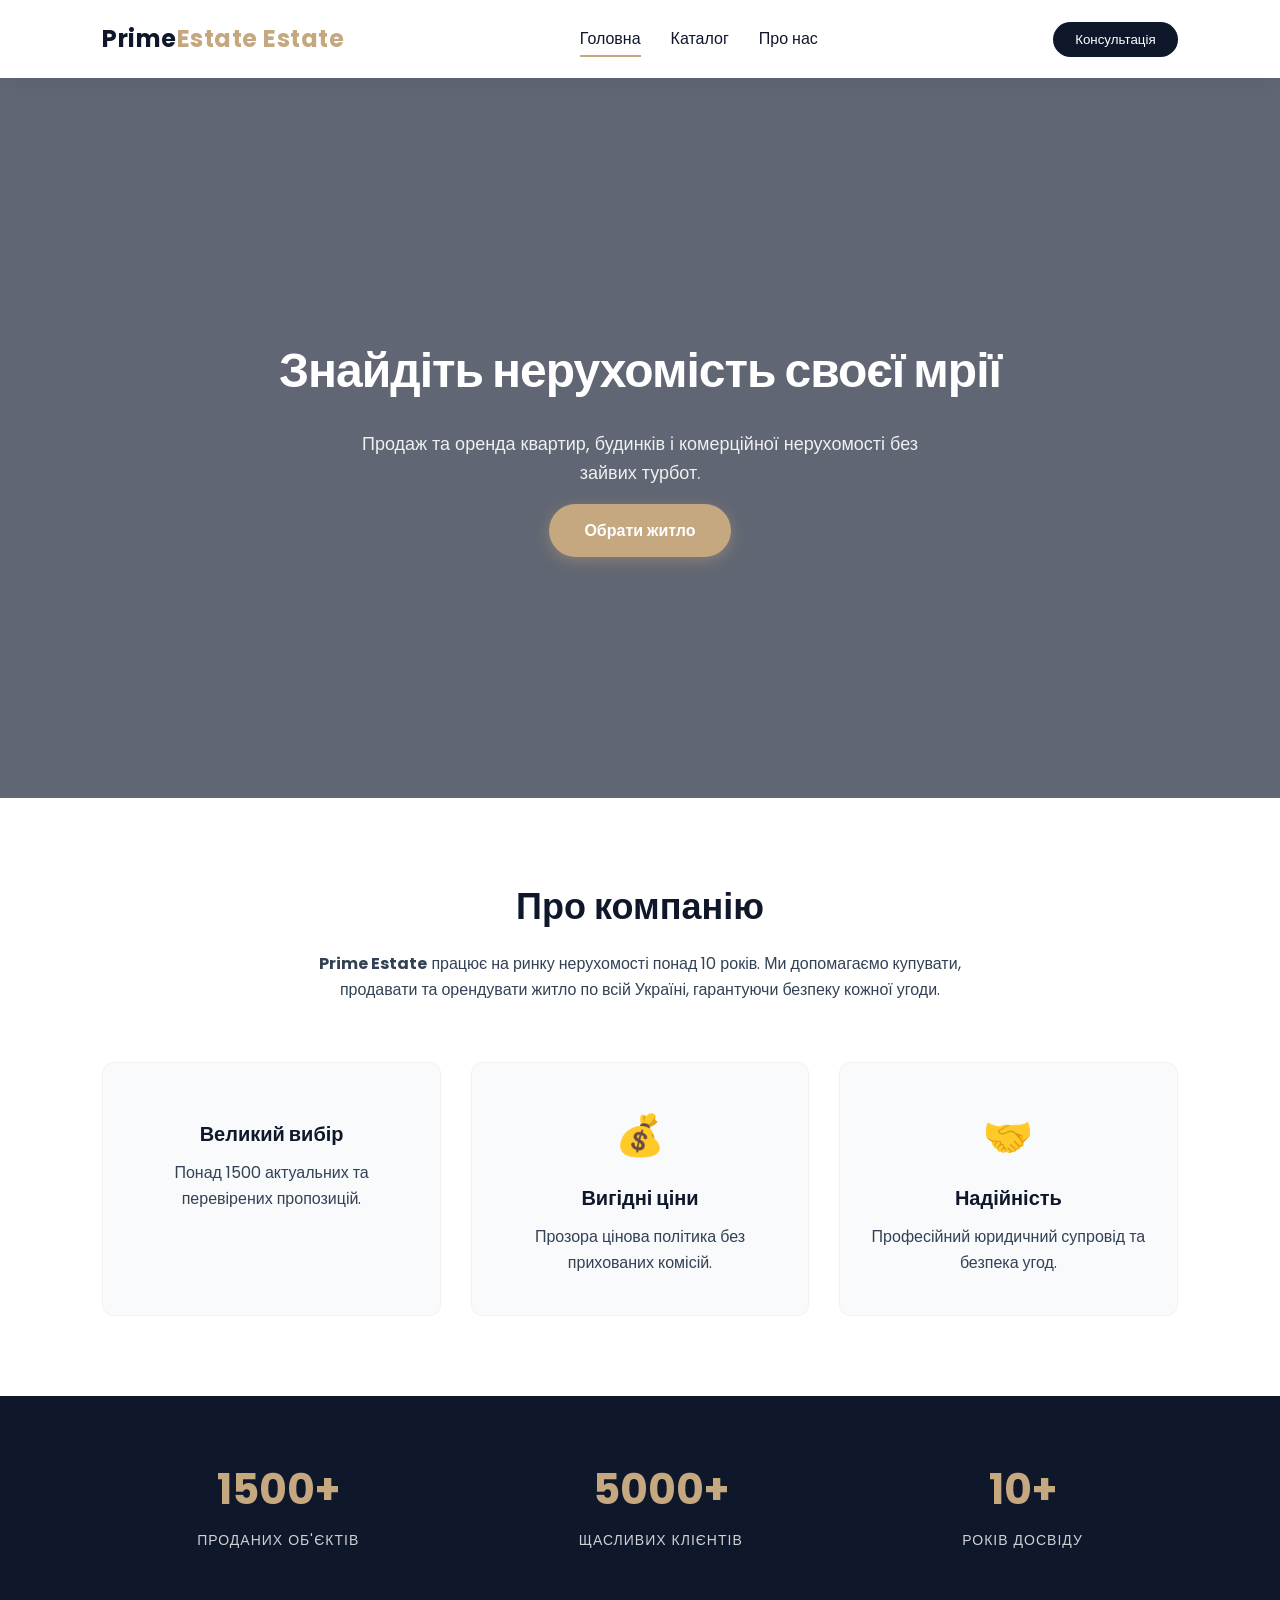
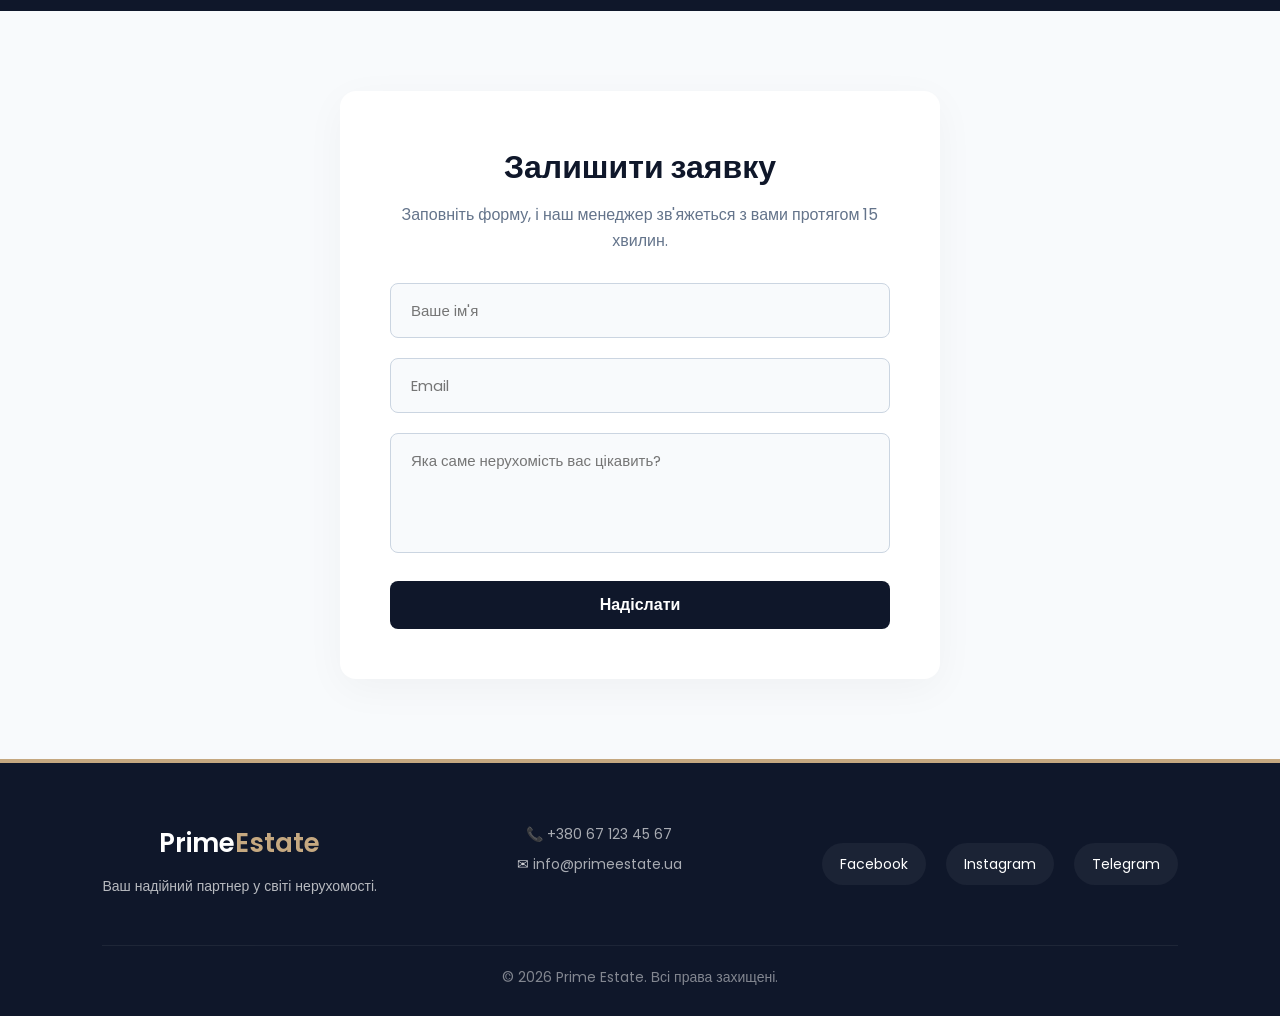
<file: index.html>
<!DOCTYPE html>
<html lang="uk">

<head>
    <meta charset="UTF-8">
    <meta name="viewport" content="width=device-width, initial-scale=1.0">
    <title>Prime Estate | Елітна нерухомість в Україні</title>

    <link rel="stylesheet" href="./style.css">

    <link rel="preconnect" href="https://fonts.googleapis.com">
    <link rel="preconnect" href="https://fonts.gstatic.com" crossorigin>
    <link href="https://fonts.googleapis.com/css2?family=Poppins:wght@300;400;500;600;700&display=swap" rel="stylesheet">
</head>

<body>

    <header class="header">
        <div class="logo">Prime<span>Estate</span></div>

        <nav class="nav">
            <a href="index.html" class="active">Головна</a>
            <a href="catalog.html">Каталог</a>
            <a href="#about">Про нас</a>
        </nav>

        <div class="header-buttons">
            <button class="consult-btn" onclick="scrollToSection('contact')">
                Консультація
            </button>

            <!-- <button class="cart-btn" onclick="showCart()">
                Заявки <span id="cartCount">0</span>
            </button> -->
        </div>
    </header>

    <main>
        <section id="home" class="hero">
            <div class="hero-content">
                <h1>Знайдіть нерухомість своєї мрії</h1>
                <p>Продаж та оренда квартир, будинків і комерційної нерухомості без зайвих турбот.</p>
                <a class="cta-btn" href="./catalog.html">Обрати житло</a>
            </div>
        </section>

        <section id="about" class="about">
            <div class="container">
                <div class="about-text">
                    <h2>Про компанію</h2>
                    <p>
                        <strong>Prime Estate</strong> працює на ринку нерухомості понад 10 років. 
                        Ми допомагаємо купувати, продавати та орендувати житло по всій Україні, гарантуючи безпеку кожної угоди.
                    </p>
                </div>

                <div class="features">
                    <div class="feature-card">
                        <div class="icon"></div>
                        <h3>Великий вибір</h3>
                        <p>Понад 1500 актуальних та перевірених пропозицій.</p>
                    </div>

                    <div class="feature-card">
                        <div class="icon">💰</div>
                        <h3>Вигідні ціни</h3>
                        <p>Прозора цінова політика без прихованих комісій.</p>
                    </div>

                    <div class="feature-card">
                        <div class="icon">🤝</div>
                        <h3>Надійність</h3>
                        <p>Професійний юридичний супровід та безпека угод.</p>
                    </div>
                </div>
            </div>
        </section>

        <section class="stats">
            <div class="stats-container">
                <div class="stat-item">
                    <h3>1500+</h3>
                    <p>Проданих об'єктів</p>
                </div>

                <div class="stat-item">
                    <h3>5000+</h3>
                    <p>Щасливих клієнтів</p>
                </div>

                <div class="stat-item">
                    <h3>10+</h3>
                    <p>Років досвіду</p>
                </div>
            </div>
        </section>

        <section id="contact" class="contact">
            <div class="contact-box">
                <h2>Залишити заявку</h2>
                <p>Заповніть форму, і наш менеджер зв'яжеться з вами протягом 15 хвилин.</p>
                
                <form id="contactForm" onsubmit="handleFormSubmit(event)">
                    <div class="input-group">
                        <input type="text" id="name" placeholder="Ваше ім'я" required>
                    </div>
                    <div class="input-group">
                        <input type="email" id="email" placeholder="Email" required>
                    </div>
                    <div class="input-group">
                        <textarea id="message" placeholder="Яка саме нерухомість вас цікавить?" required></textarea>
                    </div>
                    <button type="submit" class="submit-btn">Надіслати</button>
                </form>
            </div>
        </section>
    </main>

    <footer class="footer">
        <div class="footer-container">
            <div class="footer-brand">
                <h3>Prime<span>Estate</span></h3>
                <p>Ваш надійний партнер у світі нерухомості.</p>
            </div>
            <div class="footer-contacts">
                <p>📞 <a href="tel:+380671234567">+380 67 123 45 67</a></p>
                <p>✉ <a href="mailto:info@primeestate.ua">info@primeestate.ua</a></p>
            </div>
            <div class="socials">
                <a href="#" aria-label="Facebook">Facebook</a>
                <a href="#" aria-label="Instagram">Instagram</a>
                <a href="#" aria-label="Telegram">Telegram</a>
            </div>
        </div>
        <div class="footer-bottom">
            <p>&copy; 2026 Prime Estate. Всі права захищені.</p>
        </div>
    </footer>

    <script src="script.js"></script>
</body>

</html>
</file>
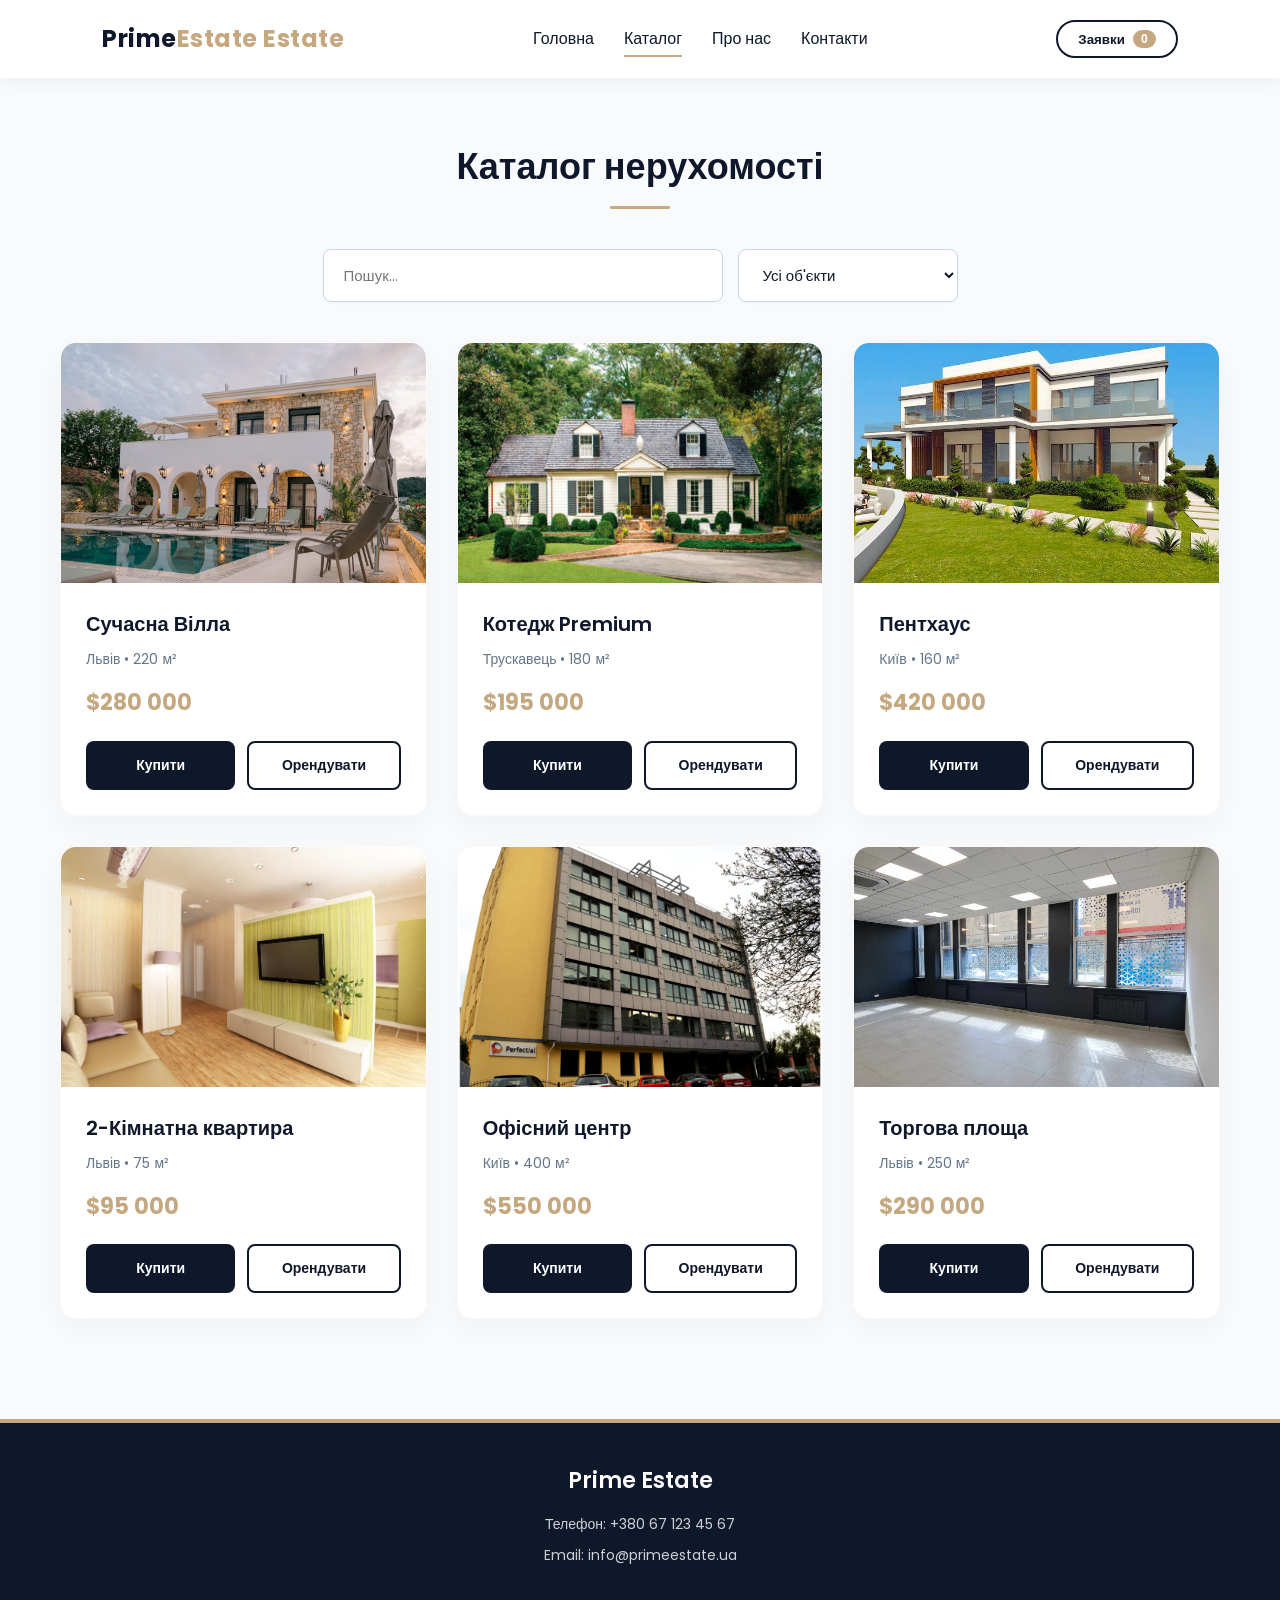
<file: catalog.html>
<!DOCTYPE html>
<html lang="uk">

<head>
    <meta charset="UTF-8">
    <meta name="viewport" content="width=device-width, initial-scale=1.0">
    <title>Каталог | Prime Estate</title>

    <link rel="stylesheet" href="style.css">

    <link rel="preconnect" href="https://fonts.googleapis.com">
    <link href="https://fonts.googleapis.com/css2?family=Poppins:wght@300;400;500;600;700&display=swap"
        rel="stylesheet">
</head>

<body>

    <header class="header">
        <div class="logo">Prime<span>Estate</span></div>

        <nav class="nav">
            <a href="index.html">Головна</a>
            <a href="catalog.html" class="active">Каталог</a>
            <a href="index.html#about">Про нас</a>
            <a href="index.html#contact">Контакти</a>
        </nav>

        <div class="header-buttons">
            <button class="cart-btn" onclick="showCart()">
                Заявки <span id="cartCount">0</span>
            </button>
        </div>
    </header>


    <section class="catalog">

        <h2>Каталог нерухомості</h2>

        <div class="filters">

            <input type="text" id="search" placeholder="Пошук..." onkeyup="searchProperties()">

            <select id="filterType" onchange="filterProperties()">
                <option value="all">Усі об'єкти</option>
                <option value="house">Будинки</option>
                <option value="apartment">Квартири</option>
                <option value="commercial">Комерційна</option>
            </select>

        </div>

        <div class="cards">

            <div class="card house">

                <img src="./images/villa.avif">

                <div class="card-content">

                    <h3>Сучасна Вілла</h3>

                    <p>Львів • 220 м²</p>

                    <div class="price">$280 000</div>

                    <div class="card-buttons">

                        <button onclick="buyProperty('Сучасна Вілла')">
                            Купити
                        </button>

                        <button class="rent-btn" onclick="rentProperty('Сучасна Вілла')">
                            Орендувати
                        </button>

                    </div>

                </div>

            </div>

            <!-- Будинок -->

            <div class="card house">

                <img src="./images/cottage.jpg">

                <div class="card-content">

                    <h3>Котедж Premium</h3>

                    <p>Трускавець • 180 м²</p>

                    <div class="price">$195 000</div>

                    <div class="card-buttons">

                        <button onclick="buyProperty('Котедж Premium')">
                            Купити
                        </button>

                        <button class="rent-btn" onclick="rentProperty('Котедж Premium')">
                            Орендувати
                        </button>

                    </div>

                </div>

            </div>

            <!-- Квартира -->

            <div class="card apartment">

                <img src="./images/penthous.jpg">

                <div class="card-content">

                    <h3>Пентхаус</h3>

                    <p>Київ • 160 м²</p>

                    <div class="price">$420 000</div>

                    <div class="card-buttons">

                        <button onclick="buyProperty('Пентхаус')">
                            Купити
                        </button>

                        <button class="rent-btn" onclick="rentProperty('Пентхаус')">
                            Орендувати
                        </button>

                    </div>

                </div>

            </div>

            <!-- Квартира -->

            <div class="card apartment">

                <img src="./images/flat.jpg">

                <div class="card-content">

                    <h3>2-Кімнатна квартира</h3>

                    <p>Львів • 75 м²</p>

                    <div class="price">$95 000</div>

                    <div class="card-buttons">

                        <button onclick="buyProperty('2-Кімнатна квартира')">
                            Купити
                        </button>

                        <button class="rent-btn" onclick="rentProperty('2-Кімнатна квартира')">
                            Орендувати
                        </button>

                    </div>

                </div>

            </div>

            <!-- Комерційна -->

            <div class="card commercial">

                <img src="./images/office centre.jpg">

                <div class="card-content">

                    <h3>Офісний центр</h3>

                    <p>Київ • 400 м²</p>

                    <div class="price">$550 000</div>

                    <div class="card-buttons">

                        <button onclick="buyProperty('Офісний центр')">
                            Купити
                        </button>

                        <button class="rent-btn" onclick="rentProperty('Офісний центр')">
                            Орендувати
                        </button>

                    </div>

                </div>

            </div>

            <!-- Комерційна -->

            <div class="card commercial">

                <img src="./images/square.webp">

                <div class="card-content">

                    <h3>Торгова площа</h3>

                    <p>Львів • 250 м²</p>

                    <div class="price">$290 000</div>

                    <div class="card-buttons">

                        <button onclick="buyProperty('Торгова площа')">
                            Купити
                        </button>

                        <button class="rent-btn" onclick="rentProperty('Торгова площа')">
                            Орендувати
                        </button>

                    </div>

                </div>

            </div>

        </div>

        </div>

    </section>

    <footer>

        <h3>Prime Estate</h3>

        <p>Телефон: +380 67 123 45 67</p>

        <p>Email: info@primeestate.ua</p>

    </footer>

    <!-- cartModal -->
    <div id="cartModal" class="modal-overlay">
        <div class="modal-content">
            <!-- Вміст буде автоматично замінено вашою функцією showCart() -->
        </div>
    </div>

    <link rel="stylesheet" href="modal.css">

    <script src="script.js"></script>

</body>

</html>
</file>
<file: style.css>
/* --- Глобальні налаштування --- */
:root {
    --primary-color: #0f172a; /* Deep Slate Blue */
    --accent-color: #c5a880;  /* Warm Gold */
    --text-color: #334155;    /* Dark Gray */
    --bg-light: #f8fafc;      /* Off-White */
    --white: #ffffff;
    --transition: all 0.3s ease;
}

* {
    margin: 0;
    padding: 0;
    box-sizing: border-box;
}

html {
    scroll-behavior: smooth;
}

body {
    font-family: 'Poppins', sans-serif;
    color: var(--text-color);
    background-color: var(--bg-light);
    line-height: 1.6;
}

a {
    text-decoration: none;
    color: inherit;
    transition: var(--transition);
}

/* --- Шапка (Header) --- */
.header {
    display: flex;
    justify-content: space-between;
    align-items: center;
    padding: 20px 8%;
    background-color: var(--white);
    position: sticky;
    top: 0;
    z-index: 1000;
    box-shadow: 0 4px 20px rgba(0, 0, 0, 0.05);
}

.logo {
    font-size: 24px;
    font-weight: 700;
    color: var(--primary-color);
    letter-spacing: 0.5px;
}

.logo span {
    color: var(--accent-color);
}

.nav {
    display: flex;
    gap: 30px;
}

.nav a {
    font-weight: 500;
    color: var(--primary-color);
    position: relative;
    padding: 5px 0;
}

.nav a::after {
    content: '';
    position: absolute;
    bottom: 0;
    left: 0;
    width: 0;
    height: 2px;
    background-color: var(--accent-color);
    transition: var(--transition);
}

.nav a:hover::after,
.nav a.active::after {
    width: 100%;
}

.header-buttons {
    display: flex;
    gap: 15px;
    align-items: center;
}

.consult-btn {
    background-color: var(--primary-color);
    color: var(--white);
    border: none;
    padding: 10px 22px;
    border-radius: 50px;
    font-weight: 500;
    cursor: pointer;
    transition: var(--transition);
}

.consult-btn:hover {
    background-color: var(--accent-color);
}

.cart-btn {
    background-color: transparent;
    border: 2px solid var(--primary-color);
    color: var(--primary-color);
    padding: 8px 20px;
    border-radius: 50px;
    font-weight: 600;
    cursor: pointer;
    display: flex;
    align-items: center;
    gap: 8px;
    transition: var(--transition);
}

.cart-btn:hover {
    background-color: var(--primary-color);
    color: var(--white);
}

#cartCount {
    background-color: var(--accent-color);
    color: var(--white);
    font-size: 12px;
    padding: 2px 8px;
    border-radius: 20px;
}

/* --- Hero Section --- */
.hero {
    background: linear-gradient(rgba(15, 23, 42, 0.65), rgba(15, 23, 42, 0.65)), 
                url('https://images.unsplash.com/photo-1600585154340-be6161a56a0c?auto=format&fit=crop&w=1600&q=80') no-repeat center center/cover;
    height: 80vh;
    display: flex;
    align-items: center;
    justify-content: center;
    text-align: center;
    color: var(--white);
    padding: 0 20px;
}

.hero-content h1 {
    font-size: 48px;
    font-weight: 700;
    margin-bottom: 20px;
    letter-spacing: -1px;
    animation: fadeInUp 0.8s ease;
}

.hero-content p {
    font-size: 18px;
    margin-bottom: 30px;
    max-width: 600px;
    margin-left: auto;
    margin-right: auto;
    opacity: 0.9;
    animation: fadeInUp 1s ease;
}

.cta-btn {
    background-color: var(--accent-color);
    color: var(--white);
    border: none;
    padding: 15px 35px;
    font-size: 16px;
    font-weight: 600;
    border-radius: 50px;
    cursor: pointer;
    box-shadow: 0 4px 15px rgba(197, 168, 128, 0.4);
    transition: var(--transition);
}

.cta-btn:hover {
    transform: translateY(-3px);
    box-shadow: 0 6px 20px rgba(197, 168, 128, 0.6);
}

/* --- About & Features --- */
.about {
    padding: 80px 8%;
    background-color: var(--white);
}

.container {
    max-width: 1200px;
    margin: 0 auto;
}

.about-text {
    text-align: center;
    max-width: 700px;
    margin: 0 auto 60px;
}

.about-text h2 {
    font-size: 36px;
    color: var(--primary-color);
    margin-bottom: 15px;
}

.features {
    display: grid;
    grid-template-columns: repeat(auto-fit, minmax(280px, 1fr));
    gap: 30px;
}

.feature-card {
    background-color: var(--bg-light);
    padding: 40px 30px;
    border-radius: 12px;
    text-align: center;
    transition: var(--transition);
    border: 1px solid rgba(0,0,0,0.03);
}

.feature-card:hover {
    transform: translateY(-10px);
    box-shadow: 0 15px 30px rgba(0, 0, 0, 0.05);
}

.feature-card .icon {
    font-size: 40px;
    margin-bottom: 15px;
}

.feature-card h3 {
    font-size: 20px;
    color: var(--primary-color);
    margin-bottom: 10px;
}

/* --- Stats Section --- */
.stats {
    background-color: var(--primary-color);
    color: var(--white);
    padding: 60px 8%;
}

.stats-container {
    display: flex;
    justify-content: space-around;
    flex-wrap: wrap;
    gap: 30px;
    max-width: 1200px;
    margin: 0 auto;
    text-align: center;
}

.stat-item h3 {
    font-size: 42px;
    color: var(--accent-color);
    font-weight: 700;
}

.stat-item p {
    font-size: 14px;
    opacity: 0.8;
    text-transform: uppercase;
    letter-spacing: 1px;
    margin-top: 5px;
}

/* --- Contact Section --- */
.contact {
    padding: 80px 8%;
    display: flex;
    justify-content: center;
    background-color: var(--bg-light);
}

.contact-box {
    background-color: var(--white);
    padding: 50px;
    border-radius: 16px;
    box-shadow: 0 10px 40px rgba(0,0,0,0.04);
    max-width: 600px;
    width: 100%;
    text-align: center;
}

.contact-box h2 {
    font-size: 32px;
    color: var(--primary-color);
    margin-bottom: 10px;
}

.contact-box p {
    margin-bottom: 30px;
    color: #64748b;
}

.input-group {
    margin-bottom: 20px;
}

.input-group input,
.input-group textarea {
    width: 100%;
    padding: 15px 20px;
    border: 1px solid #cbd5e1;
    background-color: var(--bg-light);
    border-radius: 8px;
    font-size: 15px;
    font-family: inherit;
    outline: none;
    transition: var(--transition);
}

.input-group input:focus,
.input-group textarea:focus {
    border-color: var(--accent-color);
    background-color: var(--white);
    box-shadow: 0 0 0 3px rgba(197, 168, 128, 0.15);
}

.input-group textarea {
    height: 120px;
    resize: none;
}

.submit-btn {
    width: 100%;
    background-color: var(--primary-color);
    color: var(--white);
    border: none;
    padding: 15px;
    font-size: 16px;
    font-weight: 600;
    border-radius: 8px;
    cursor: pointer;
    transition: var(--transition);
}

.submit-btn:hover {
    background-color: var(--accent-color);
}

/* --- Footer --- */
.footer {
    background-color: var(--primary-color);
    color: var(--white);
    padding: 60px 8% 20px;
}

.footer-container {
    display: flex;
    justify-content: space-between;
    flex-wrap: wrap;
    gap: 40px;
    max-width: 1200px;
    margin: 0 auto 40px;
}

.footer-brand h3 {
    font-size: 26px;
    margin-bottom: 10px;
}

.footer-brand h3 span {
    color: var(--accent-color);
}

.footer-brand p {
    opacity: 0.7;
    max-width: 300px;
}

.footer-contacts a {
    opacity: 0.8;
}

.footer-contacts a:hover {
    color: var(--accent-color);
    opacity: 1;
}

.socials {
    display: flex;
    gap: 20px;
    align-items: center;
}

.socials a {
    background-color: rgba(255, 255, 255, 0.05);
    padding: 10px 18px;
    border-radius: 50px;
    font-size: 14px;
}

.socials a:hover {
    background-color: var(--accent-color);
    color: var(--white);
}

.footer-bottom {
    border-top: 1px solid rgba(255,255,255,0.1);
    padding-top: 20px;
    text-align: center;
    font-size: 14px;
    opacity: 0.6;
}

/* --- Animations & Adaptive --- */
@keyframes fadeInUp {
    from {
        opacity: 0;
        transform: translateY(20px);
    }
    to {
        opacity: 1;
        transform: translateY(0);
    }
}

@media (max-width: 768px) {
    .header {
        flex-direction: column;
        gap: 15px;
        padding: 20px;
    }
    .nav {
        gap: 20px;
    }
    .hero-content h1 {
        font-size: 32px;
    }
    .contact-box {
        padding: 30px 20px;
    }
}
/* --- ГЛОБАЛЬНІ НАЛАШТУВАННЯ (Спільні для всього сайту) --- */
:root {
    --primary-color: #0f172a; /* Deep Slate Blue */
    --accent-color: #c5a880;  /* Warm Gold */
    --text-color: #334155;    /* Dark Gray */
    --bg-light: #f8fafc;      /* Off-White */
    --white: #ffffff;
    --transition: all 0.3s cubic-bezier(0.4, 0, 0.2, 1);
}

* {
    margin: 0;
    padding: 0;
    box-sizing: border-box;
}

body {
    font-family: 'Poppins', sans-serif;
    color: var(--text-color);
    background-color: var(--bg-light);
    line-height: 1.6;
}

a {
    text-decoration: none;
    color: inherit;
    transition: var(--transition);
}

/* --- ШАПКА (Header) --- */
header {
    display: flex;
    justify-content: space-between;
    align-items: center;
    padding: 20px 8%;
    background-color: var(--white);
    position: sticky;
    top: 0;
    z-index: 1000;
    box-shadow: 0 4px 20px rgba(0, 0, 0, 0.05);
}

.logo {
    font-size: 24px;
    font-weight: 700;
    color: var(--primary-color);
    letter-spacing: 0.5px;
}

.logo::after {
    content: ' Estate';
    color: var(--accent-color);
}

/* Видаляємо дублювання слова "Estate", якщо воно вже є в HTML */
.logo {
    font-size: 24px;
    font-weight: 700;
    color: var(--primary-color);
}

nav {
    display: flex;
    gap: 30px;
}

nav a {
    font-weight: 500;
    color: var(--primary-color);
    position: relative;
    padding: 5px 0;
}

nav a::after {
    content: '';
    position: absolute;
    bottom: 0;
    left: 0;
    width: 0;
    height: 2px;
    background-color: var(--accent-color);
    transition: var(--transition);
}

nav a:hover::after {
    width: 100%;
}

/* --- СЕКЦІЯ КАТАЛОГУ --- */
.catalog {
    max-width: 1200px;
    margin: 0 auto;
    padding: 60px 20px 100px;
}

.catalog h2 {
    font-size: 36px;
    color: var(--primary-color);
    text-align: center;
    margin-bottom: 40px;
    position: relative;
}

.catalog h2::after {
    content: '';
    display: block;
    width: 60px;
    height: 3px;
    background-color: var(--accent-color);
    margin: 10px auto 0;
    border-radius: 2px;
}

/* --- ФІЛЬТРИ ТА ПОШУК --- */
.filters {
    display: flex;
    gap: 15px;
    margin-bottom: 40px;
    justify-content: center;
    flex-wrap: wrap;
}

.filters input,
.filters select {
    padding: 14px 20px;
    font-family: inherit;
    font-size: 15px;
    border: 1px solid #cbd5e1;
    background-color: var(--white);
    border-radius: 8px;
    outline: none;
    transition: var(--transition);
    color: var(--primary-color);
}

.filters input {
    width: 100%;
    max-width: 400px;
    box-shadow: 0 2px 10px rgba(0, 0, 0, 0.02);
}

.filters select {
    width: 100%;
    max-width: 220px;
    cursor: pointer;
    box-shadow: 0 2px 10px rgba(0, 0, 0, 0.02);
}

.filters input:focus,
.filters select:focus {
    border-color: var(--accent-color);
    box-shadow: 0 0 0 3px rgba(197, 168, 128, 0.2);
}

/* --- СІТКА КАРТОК --- */
.cards {
    display: grid;
    grid-template-columns: repeat(auto-fill, minmax(350px, 1fr));
    gap: 30px;
}

/* --- СТИЛЬ КАРТКИ (Card) --- */
.card {
    background-color: var(--white);
    border-radius: 16px;
    overflow: hidden;
    box-shadow: 0 10px 30px rgba(15, 23, 42, 0.04);
    transition: var(--transition);
    border: 1px solid rgba(0, 0, 0, 0.02);
    display: flex;
    flex-direction: column;
}

.card:hover {
    transform: translateY(-8px);
    box-shadow: 0 20px 40px rgba(15, 23, 42, 0.1);
}

/* Зображення в картці */
.card img {
    width: 100%;
    height: 240px;
    object-fit: cover;
    transition: transform 0.5s ease;
}

.card:hover img {
    transform: scale(1.05);
}

/* Контент картки */
.card-content {
    padding: 25px;
    display: flex;
    flex-direction: column;
    flex-grow: 1;
}

.card-content h3 {
    font-size: 20px;
    color: var(--primary-color);
    margin-bottom: 8px;
    font-weight: 600;
}

.card-content p {
    font-size: 14px;
    color: #64748b;
    margin-bottom: 15px;
}

.card-content .price {
    font-size: 22px;
    font-weight: 700;
    color: var(--accent-color);
    margin-bottom: 20px;
}

/* Кнопки всередині картки */
.card-buttons {
    display: flex;
    gap: 12px;
    margin-top: auto; /* Притискає кнопки до низу картки */
}

.card-buttons button {
    flex: 1;
    padding: 12px;
    font-family: inherit;
    font-size: 14px;
    font-weight: 600;
    border: none;
    border-radius: 8px;
    cursor: pointer;
    transition: var(--transition);
}

/* Кнопка "Купити" */
.card-buttons button:not(.rent-btn) {
    background-color: var(--primary-color);
    color: var(--white);
}

.card-buttons button:not(.rent-btn):hover {
    background-color: var(--accent-color);
}

/* Кнопка "Орендувати" */
.card-buttons .rent-btn {
    background-color: transparent;
    border: 2px solid var(--primary-color);
    color: var(--primary-color);
}

.card-buttons .rent-btn:hover {
    background-color: var(--primary-color);
    color: var(--white);
}

/* --- ПІДВАЛ (Footer) --- */
footer {
    background-color: var(--primary-color);
    color: var(--white);
    padding: 40px 8%;
    text-align: center;
    border-top: 4px solid var(--accent-color);
}

footer h3 {
    font-size: 22px;
    margin-bottom: 15px;
    font-weight: 600;
}

footer p {
    font-size: 14px;
    opacity: 0.8;
    margin-bottom: 8px;
}

/* --- АДАПТИВНІСТЬ --- */
@media (max-width: 768px) {
    header {
        flex-direction: column;
        gap: 15px;
        padding: 20px;
    }

    nav {
        gap: 20px;
    }

    .catalog {
        padding: 40px 15px;
    }

    .cards {
        grid-template-columns: 1fr; /* На смартфонах картки стають в один ряд */
    }

    .filters {
        flex-direction: column;
        align-items: stretch;
    }

    .filters input,
    .filters select {
        max-width: 100%;
    }
}
</file>
<file: modal.css>
/* ==========================================================================
   МОДАЛЬНЕ ВІКНО (КОШИК ЗАЯВОК)
   ========================================================================== */

/* Оверлей (затемнення фону з ефектом розмиття) */
.modal-overlay {
    display: none; /* Спочатку сховане */
    position: fixed;
    top: 0;
    left: 0;
    width: 100%;
    height: 100%;
    background: rgba(0, 0, 0, 0.5); /* Напівпрозорий чорний */
    backdrop-filter: blur(5px);     /* Розмиття елементів за вікном */
    -webkit-backdrop-filter: blur(5px);
    z-index: 2000;
    justify-content: center;
    align-items: center;
    opacity: 0;
    transition: opacity 0.3s ease;
}

/* Клас активного стану модалки (коли викликається в JS) */
.modal-overlay.active {
    display: flex;
    opacity: 1;
}

/* Контентне вікно */
.modal-content {
    background: #ffffff;
    width: 90%;
    max-width: 550px;
    max-height: 80vh; /* Обмеження по висоті екрану */
    border-radius: 16px;
    box-shadow: 0 15px 40px rgba(0, 0, 0, 0.2);
    display: flex;
    flex-direction: column;
    overflow: hidden;
    transform: translateY(-30px);
    transition: transform 0.3s ease;
}

/* Анімація підстрибування вікна при появі */
.modal-overlay.active .modal-content {
    transform: translateY(0);
}

/* Шапка модального вікна */
.modal-header {
    padding: 20px;
    border-bottom: 1px solid #eee;
    display: flex;
    justify-content: space-between;
    align-items: center;
    background: #fdfdfd;
}

.modal-header h2 {
    font-size: 22px;
    color: #333;
    margin: 0;
}

/* Кнопка закриття модалки (✕) */
.close-modal-btn {
    background: none;
    border: none;
    font-size: 22px;
    color: #999;
    cursor: pointer;
    transition: color 0.2s;
    line-height: 1;
}

.close-modal-btn:hover {
    color: #333;
}

/* Тіло модалки зі списком заявок */
.modal-body {
    padding: 20px;
    overflow-y: auto; /* Скрол, якщо заявок багато */
    flex: 1;
    background: #f9f9f9;
}

/* Повідомлення про порожній кошик */
.empty-cart-msg {
    text-align: center;
    color: #777;
    font-size: 16px;
    margin: 30px 0;
}

/* ==========================================================================
   КАРТКИ ЗАЯВОК ВСЕРЕДИНІ КОШИКА
   ========================================================================== */

.cart-item-card {
    background: #ffffff;
    border: 1px solid #e0e0e0;
    border-radius: 10px;
    padding: 15px;
    margin-bottom: 15px;
    box-shadow: 0 2px 5px rgba(0,0,0,0.02);
    transition: transform 0.2s, box-shadow 0.2s;
}

.cart-item-card:hover {
    transform: translateY(-2px);
    box-shadow: 0 4px 10px rgba(0,0,0,0.05);
}

/* Заголовок картки заявки */
.cart-item-header {
    display: flex;
    justify-content: space-between;
    align-items: flex-start;
    margin-bottom: 10px;
    border-bottom: 1px dashed #eee;
    padding-bottom: 8px;
}

.cart-item-header strong {
    color: #222;
    font-size: 15px;
    line-height: 1.4;
    padding-right: 10px;
}

/* Кнопка видалення однієї заявки (❌) */
.delete-item-btn {
    background: none;
    border: none;
    cursor: pointer;
    font-size: 14px;
    padding: 2px;
    transition: transform 0.1s;
}

.delete-item-btn:hover {
    transform: scale(1.2);
}

/* Текст всередині картки */
.cart-item-card p {
    font-size: 14px;
    color: #444;
    margin: 5px 0;
    line-height: 1.4;
}

.cart-item-card p strong {
    color: #666;
}

/* ==========================================================================
   КНОПКА «ОЧИСТИТИ ВСЕ»
   ========================================================================== */

.clear-all-btn {
    background: #dc3545; /* Червоний колір для видалення */
    color: white;
    border: none;
    padding: 14px;
    font-size: 16px;
    font-weight: bold;
    cursor: pointer;
    width: 100%;
    transition: background 0.2s;
}

.clear-all-btn:hover {
    background: #bd2130;
}

/* Адаптація під мобільні екрани */
@media (max-width: 480px) {
    .modal-content {
        width: 95%;
        max-height: 90vh;
    }
    .modal-header h2 {
        font-size: 18px;
    }
}
</file>
